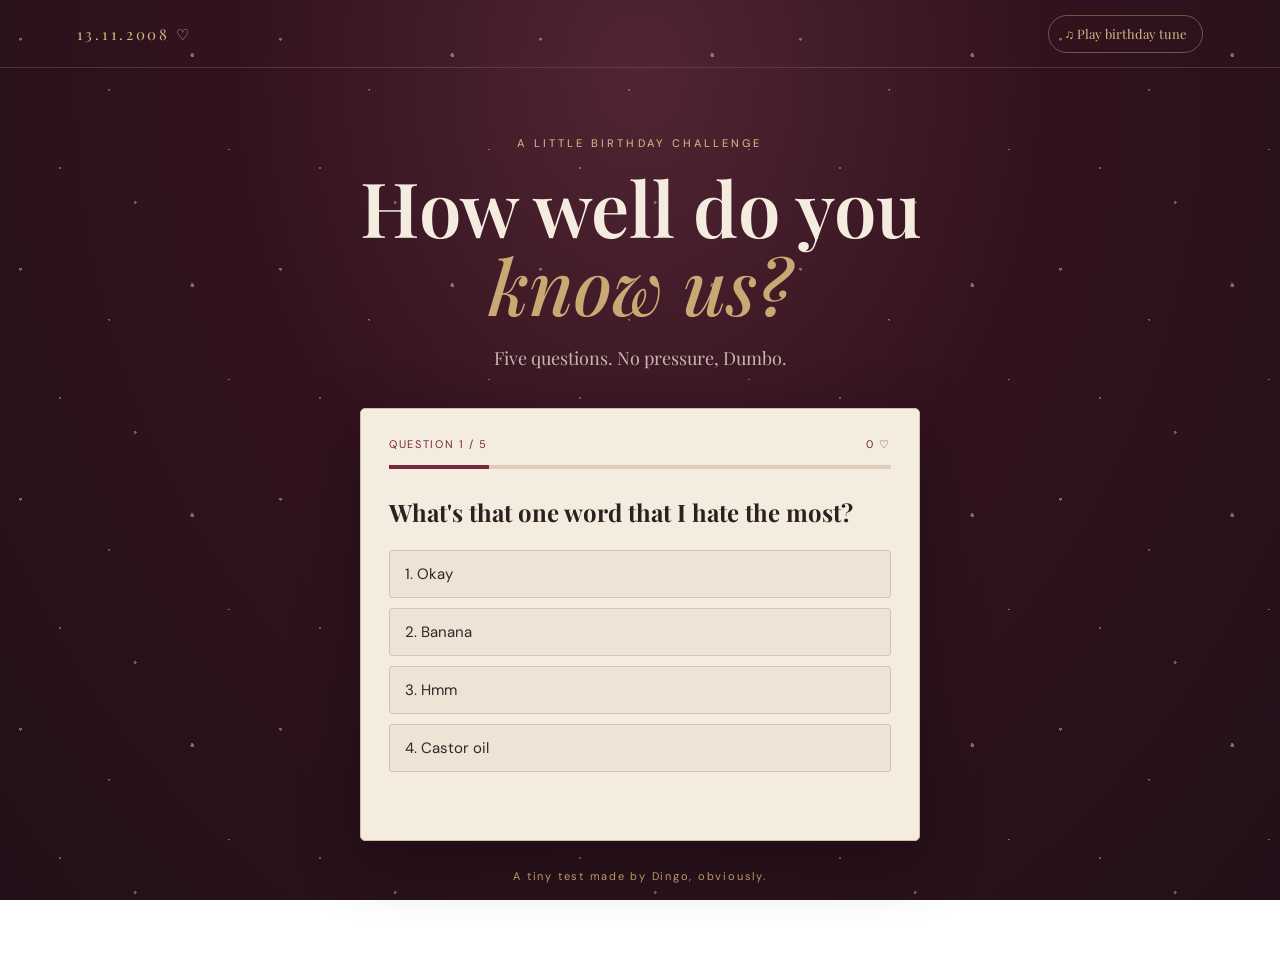
<file: index.html>
<!doctype html>
<html lang="en">
<head>
  <meta charset="utf-8"><meta name="viewport" content="width=device-width, initial-scale=1">
  <meta name="theme-color" content="#32131d"><title>For Dumbo ♡</title>
  <link rel="stylesheet" href="style.css">
</head>
<body>
  <div class="sparkle-layer" aria-hidden="true"></div>
  <div class="topline"><span>13.11.2008 ♡</span><button id="musicToggle" class="music-toggle" type="button" aria-pressed="false">♫ Play birthday tune</button></div>
  <main>
    <section id="quizView" class="view active">
      <p class="eyebrow">A LITTLE BIRTHDAY CHALLENGE</p><h1>How well do you<br><em>know us?</em></h1>
      <p class="intro">Five questions. No pressure, Dumbo.</p>
      <div class="quiz-card"><div class="quiz-meta"><span id="questionCount">QUESTION 1 / 5</span><span id="scoreLabel">♡</span></div><div class="progress"><span id="progressBar"></span></div>
        <h2 id="questionText"></h2><div id="answers" class="answers"></div><p id="feedback" class="feedback" aria-live="polite"></p><button id="nextQuestion" class="button hidden" type="button">Next →</button>
      </div><p class="tiny-note">A tiny test made by Dingo, obviously.</p>
    </section>
    <section id="resultView" class="view"><p class="eyebrow">THAT'S A WRAP</p><h1>You did it,<br><em>Dumbo.</em></h1><p id="finalScore" class="intro">You got 0 out of 5.</p><p class="intro">Your actual prize is waiting inside.</p><button id="enterSite" class="button" type="button">Enter your surprise →</button></section>
    <section id="homeView" class="view"><p class="eyebrow">A LITTLE SOMETHING FOR YOU</p><h1>Happy Birthday,<br><em>Dumbo.</em></h1><p class="intro">Pick something. There's more than one surprise.</p>
      <div class="home-grid">
        <button class="nav-card" data-open="thenView"><span class="symbol">✧</span><strong>Then &amp; Now</strong><small>Four little photographs</small></button>
        <button class="nav-card" data-open="cornerView"><span class="symbol">✉</span><strong>Our Corner</strong><small>A little world of ours</small></button>
        <button class="nav-card" data-open="presentView"><span class="symbol">🎁</span><strong>A Present</strong><small>A little surprise to scratch</small></button>
        <button class="nav-card" data-open="noteView"><span class="symbol">♡</span><strong>A Note</strong><small>From Dingo</small></button>
      </div><p class="signature">MADE WITH LOVE · DINGO ♡</p>
    </section>
    <section id="thenView" class="view subview"><button class="back" data-home>← Back to Home</button><p class="eyebrow">A LITTLE TRIP THROUGH TIME</p><h1>Then &amp; Now</h1><p class="intro">Four little photographs. One favourite person.</p>
      <div class="polaroids">
        <figure class="polaroid"><img src="then-01.jpg" alt="Childhood photograph one"><figcaption>Little Dumbo · 01</figcaption></figure>
        <figure class="polaroid tilt"><img src="then-02.jpg" alt="Childhood photograph two"><figcaption>Little Dumbo · 02</figcaption></figure>
        <figure class="polaroid"><img src="then-03.jpg" alt="Childhood photograph three"><figcaption>Little Dumbo · 03</figcaption></figure>
        <figure class="polaroid tilt"><img src="then-04.jpg" alt="Recent photograph"><figcaption>And look at you now ♡</figcaption></figure>
      </div>
    </section>
    <section id="cornerView" class="view subview"><button class="back" data-home>← Back to Home</button><p class="eyebrow">A PLACE THAT'S OURS</p><h1>Our Corner</h1><p class="intro">Little things that remind me of us.</p>
      <div class="corner-grid">
        <article class="memory-card wide"><h2>01 · A song for you</h2><img src="song-poster.jpg" alt="The 1975 About You poster"><p><a id="songLink" href="https://music.youtube.com/watch?v=4PgOJwUCdIc&amp;drli=1" target="_blank" rel="noopener">Listen to our song ↗</a></p></article>
        <article class="memory-card wide"><h2>02 · Officially certified</h2><img src="certificate.png" alt="Pink certificate of appreciation"></article>
        <article class="memory-card wide"><h2>03 · Little conversations</h2><div class="screenshots"><img src="chat-01.jpg" alt="Conversation screenshot one"><img src="chat-02.jpg" alt="Conversation screenshot two"><img src="chat-03.jpg" alt="Conversation screenshot three"></div></article>
        <article class="memory-card wide playlist"><span class="symbol">♫</span><h2>04 · A playlist for Dumbo</h2><p>A few songs I picked with you in mind.</p><a id="playlistLink" class="button link-button" href="https://music.youtube.com/playlist?list=PLTYoTWIocU-8&amp;drli=1" target="_blank" rel="noopener">Play our playlist ↗</a></article>
      </div>
    </section>
    <section id="presentView" class="view subview"><button class="back" data-home>← Back to Home</button><p class="eyebrow">A FEW LITTLE SURPRISES</p><h1>A Little Present</h1><p class="intro">A tiny box. A little scratch. A surprise inside.</p>
      <article class="present-card scratch-card"><h2>Scratch to reveal your surprise ♡</h2><div class="scratch-wrap"><div class="gift-under"><div class="gift-emoji">🎂</div><p>You've got a birthday cake!</p><button id="openCake" class="button" type="button" disabled>Open your cake →</button></div><canvas id="scratchCanvas" aria-label="Scratch this panel to reveal the birthday cake"></canvas></div><p id="scratchHint" class="scratch-hint">Use your finger to scratch the glitter away.</p></article>
      <div class="present-list"><article class="present-card"><h2>01 · A Little Drawing</h2><div class="reveal-wrap"><img src="drawing.jpg" alt="A birthday drawing for Dumbo"><canvas class="reveal-canvas" aria-label="Scratch to reveal the drawing"></canvas></div><p class="scratch-hint">Scratch the glitter to see your drawing ♡</p></article>
        <article class="present-card"><h2>02 · Some Flowers</h2><div class="reveal-wrap bouquet-reveal"><div class="bouquet-under"><div class="flower-art">💐</div><p>A little something, delivered digitally.</p><p class="hint">Hint for the bouquet password: <strong>your birthdate</strong></p><a id="bouquetLink" href="https://digibouquet.net/bouquet/a03b3971-7756-4d84-9096-0eb19a806c9d" target="_blank" rel="noopener">Open your flowers →</a></div><canvas class="reveal-canvas" aria-label="Scratch to reveal the bouquet"></canvas></div><p class="scratch-hint">Scratch to reveal your flowers ♡</p></article>
      </div>
    </section>
    <section id="cakeView" class="view subview"><button class="back" data-home>← Back to Home</button><div class="cake-page"><section class="cake-card"><p class="eyebrow">MAKE A WISH</p><h1>Happy Birthday,<br><em>Dumbo.</em></h1><div class="big-cake" aria-label="A birthday cake with lit candles"><div class="candle-row"><i class="candle"><b class="flame"></b></i><i class="candle"><b class="flame"></b></i><i class="candle"><b class="flame"></b></i></div><div class="icing"></div><div class="layer layer-top"></div><div class="layer layer-bottom"></div></div><p>Make a wish, dumbo. May this year be kinder, brighter, and full of things that make you ridiculously happy. ♡</p><p class="cake-heart">✧ ✦ ✧</p></section></div></section>
    <section id="noteView" class="view subview"><button class="back" data-home>← Back to Home</button><p class="eyebrow">SOMETHING I WANTED TO TELL YOU</p><h1>A Note For You</h1><button id="envelope" class="envelope" type="button" aria-label="Open your letter"><span>D</span></button><p class="intro">Tap the envelope to open.</p>
      <article id="letter" class="letter hidden">
        <p><strong>Yeet, hii! Or should I say Archan? Oh no, you are my dumbo, I love calling you dumbo.</strong></p>
        <p>So yeah, where do I even start? OMG, these past few months have been crazy asf for me. Starting from the NEET leak to Re-NEET, to the counselling fiasco, and dealing with drop-year depression, the one thing I always look forward to is talking to you.</p>
        <p>A few months back, I was going through a genuinely difficult time. Your presence made the days feel lighter, and I started looking forward to our daily late-night conversations. They gave me comfort when I needed it, and I don't think you realise how much your kindness and company meant to me. You became someone whose presence made a difference. Thank you for being there, dumbo.</p>
        <p>I already told you how I truly believe in the irony of fate and destiny. We’ve already been through this topic, and I told you the story of the prophecy Oedipus got—that he’d kill his dad and marry his mom, and how every attempt to change his destiny just led him straight to completing it. Weird, right? Lol. Similarly, even if I say I don't believe in my destiny, I know it’s gonna happen anyway, and that’s why I’m so fucking grateful to the universe that it made me meet you.</p>
        <p>Also, didn't I talk about how I'm the worst as a friend? I ghost, I'm emotionally unavailable most of the time, and I get overwhelmed and overstimulated easily. Yet, you still kept saying, "I hope I won't be the recipient of the ghosting." I was like, "Heh, you are being too optimistic, lol." But here I am! Even if I was tired the whole day, even if I felt like sleeping all day, or even if I felt like I could bore a hole in the ground and sleep in it, I still came to talk to you. I still found myself thinking about you, and I was still interested in knowing how your day went. That's how important you are to me, I don't think I’ll ever ghost you.</p>
        <p>It’s been 5.5 months, dumbo, and it feels so unreal. I already told you how I've never clicked this much or this quickly with a guy, and here we are, lol. These past few months, I kept contradicting my own statements, and isn't it ironic how I kept doing it just for you? I don't hate it; rather, I fucking love this.</p>
        <p>I still remember the first day when I unpromptedly joined that gc. You were talking with that sp Founder, and I kept feeling awkward talking in between, but you didn't make me feel like an outsider. You tried your best to keep me in the conversation. The next few days, we kept talking to each other. Remember at first how I kept shipping you with Puran Poli? Lmaoo, so unhinged, lol. Then days went by, and everyone flipped and started shipping you with me, like lmao? But you started this fire, ngl. Like, wdym you replied "yes" when Nod said, "Yeet only comes when Dingo is active," and you also kept asking "Where's Dingo?" when I was busy with Re-NEET Lmao?</p>
        <p>Then came June 18th—or 17th, I don't really remember, yrr, when I unpromptedly found a post on recluseindia that reminded me of you because you were being super pessimistic and nihilistic the day before on our main GC. So, I thought, "Let's talk to him," and that’s how our friendship got even stronger. (I’m still mad at the fact that I was the one who DMed you first, hmmp!) Then, you sent me a heartwarming "all the best" message before my Re-NEET. Trust me, that made me so fucking emotional, and I got immense motivation and support from it. 🥹</p>
        <p>Now, we are literally walking on a thin line around each other, and I think it’s alright because we’re both comfortable with it. (I can't believe I'm saying this, considering I always said I'm only excited for situationships and overly unavailable for any kind of relationship, lol.) I just can't believe we went from being strangers, to friends, to best friends who keep on flirting, to more than best friends, yet less than smtg lol😭</p>
        <p>Yeet, ily!! You are an amazing person, guy, and friend. I’ll never forget you. You’ve left such an immense piece of yourself in my heart and my life that—God forbid—if we ever drift apart, that empty space is never going to be filled. It’s always going to remain empty because you have literally become a huge part of my life. You mean everything to me.</p>
        <p>Regardless of what happens in the future or wherever life takes us, I just want to cherish whatever this is right now. No labels, no pressure. Just us being us, annoying each other, flirting, and having each other's backs. You genuinely make me want to be a better person, and I can't wait to see what more memories we end up making together, dumbo.</p>
        <p>Anyway, before I get even more sappy and ruin my whole "emotionally unavailable" reputation, I'll stop here, lol. Just know that you’re stuck with me now, and I’m really glad it's you.</p>
        <p>Thank you for coming into my life, yeet (my dumbo). ilysm 💗</p>
        <p class="letter-signoff">With love,<br>Dingo ♡</p>
      </article>
    </section>
  </main>
  <script src="script.js"></script>
</body></html>
</file>
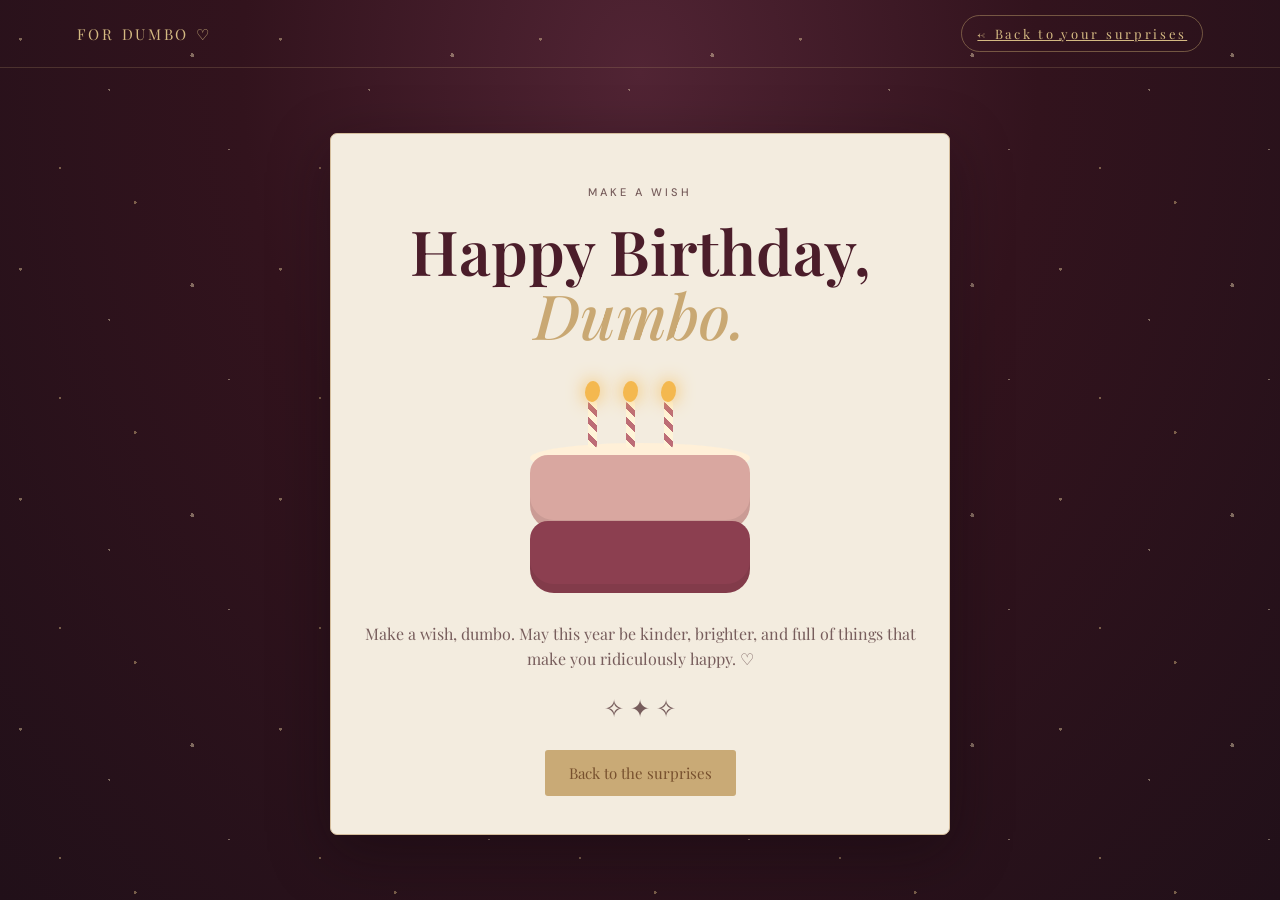
<file: cake.html>
<!doctype html>
<html lang="en"><head><meta charset="utf-8"><meta name="viewport" content="width=device-width, initial-scale=1"><meta name="theme-color" content="#32131d"><title>A Cake for Dumbo ♡</title><link rel="stylesheet" href="style.css"><style>
.cake-page{min-height:calc(100vh - 68px);display:flex;align-items:center;justify-content:center;padding:34px 18px}.cake-card{width:min(620px,100%);background:#f3ecdf;color:#39252c;padding:38px 24px;border:1px solid #d4bd9c;border-radius:7px;box-shadow:0 18px 60px #10070c66;text-align:center}.cake-card h1{color:#4b1d2a;font-size:clamp(38px,8vw,62px)}.cake-card p{color:#775d5c;line-height:1.6}.big-cake{position:relative;width:260px;height:230px;margin:25px auto 20px}.big-cake .layer{position:absolute;left:20px;width:220px;border-radius:18px 18px 24px 24px;box-shadow:inset 0 -9px #00000012}.layer-bottom{height:72px;bottom:8px;background:#8c3f50}.layer-top{height:74px;bottom:72px;background:#d9a7a0}.icing{position:absolute;left:20px;bottom:128px;width:220px;height:30px;border-radius:50%;background:#fff0d8}.icing:after{content:"";position:absolute;left:12px;right:12px;top:13px;height:24px;background:radial-gradient(circle at 12px 0,#fff0d8 0 11px,transparent 12px) 0 0/34px 24px repeat-x}.candle-row{position:absolute;z-index:3;left:78px;bottom:153px;display:flex;gap:29px}.candle{height:47px;width:9px;border-radius:3px;background:repeating-linear-gradient(45deg,#fff4d8 0 6px,#bd6d76 6px 11px);position:relative}.flame{position:absolute;left:-3px;top:-20px;width:15px;height:21px;border-radius:55% 45% 55% 45%;background:#f4b84f;box-shadow:0 0 18px #f4b84f;animation:flame 0.65s infinite alternate}@keyframes flame{to{transform:scale(.83) rotate(6deg);opacity:.82}}.cake-actions{display:flex;gap:12px;justify-content:center;flex-wrap:wrap}.cake-actions a{color:#77502e}.cake-heart{font-size:24px;color:#9b5264;margin-top:16px}
</style></head><body><div class="sparkle-layer" aria-hidden="true"></div><div class="topline"><span>FOR DUMBO ♡</span><a class="music-toggle" href="index.html">← Back to your surprises</a></div><main class="cake-page"><section class="cake-card"><p class="eyebrow">MAKE A WISH</p><h1>Happy Birthday,<br><em>Dumbo.</em></h1><div class="big-cake" aria-label="A birthday cake with lit candles"><div class="candle-row"><i class="candle"><b class="flame"></b></i><i class="candle"><b class="flame"></b></i><i class="candle"><b class="flame"></b></i></div><div class="icing"></div><div class="layer layer-top"></div><div class="layer layer-bottom"></div></div><p>Make a wish, dumbo. May this year be kinder, brighter, and full of things that make you ridiculously happy. ♡</p><p class="cake-heart">✧ ✦ ✧</p><div class="cake-actions"><a class="button" href="index.html">Back to the surprises</a></div></section></main></body></html>
</file>
<file: style.css>
@import url('https://fonts.googleapis.com/css2?family=DM+Sans:wght@400;500;600&family=Playfair+Display:wght@400;500;600;700&display=swap');
:root{--cream:#f3ecdf;--paper:#e9dcc9;--ruby:#76283b;--maroon:#32131d;--wine:#4b1d2a;--gold:#c6a66f;--ink:#2d2020;--muted:#8a7771}
*{box-sizing:border-box}html{scroll-behavior:smooth}body{margin:0;background:radial-gradient(ellipse at 50% 8%,#512434 0,#32131d 44%,#211019 100%);background-attachment:fixed;color:var(--cream);font-family:'Playfair Display',Georgia,serif;min-height:100vh;position:relative}
.sparkle-layer{pointer-events:none;position:fixed;inset:0;z-index:0;opacity:.42;background-image:radial-gradient(1.5px 1.5px at 8% 17%,#f4dba7 98%,transparent),radial-gradient(1px 1px at 23% 73%,#e9c98b 98%,transparent),radial-gradient(2px 2px at 74% 24%,#f7e5bd 98%,transparent),radial-gradient(1px 1px at 88% 65%,#f7e5bd 98%,transparent),radial-gradient(1.5px 1.5px at 52% 88%,#e9c98b 98%,transparent),radial-gradient(1px 1px at 42% 39%,#f7e5bd 98%,transparent);background-size:260px 230px}
.topline{height:68px;border-bottom:1px solid #a98a6744;display:flex;align-items:center;justify-content:space-between;padding:0 max(6vw,22px);color:#d4b982;letter-spacing:.18em;font-size:15px;position:relative;z-index:1}.music-toggle{background:transparent;border:1px solid #b89a6980;border-radius:30px;padding:9px 15px;color:#d4b982;font:inherit;font-size:13px;cursor:pointer}
main{width:min(900px,92vw);margin:0 auto;padding:56px 0 80px;position:relative;z-index:1}.view{display:none;text-align:center;animation:fade .45s ease}.view.active{display:block}@keyframes fade{from{opacity:0;transform:translateY(8px)}to{opacity:1;transform:none}}
.eyebrow{font:500 11px 'DM Sans',sans-serif;letter-spacing:.28em;color:#c9ad7d;margin:12px 0 18px}h1{font-size:clamp(42px,8vw,76px);line-height:1.02;margin:0;color:var(--cream);font-weight:600}h1 em{color:#c9a873;font-weight:500}.intro{color:#c6b8b0;font-size:18px;margin:22px auto 36px;line-height:1.5}.tiny-note,.signature{color:#b89a69;font:11px 'DM Sans',sans-serif;letter-spacing:.16em;margin-top:28px}
.quiz-card{max-width:560px;margin:0 auto;background:var(--cream);color:var(--ink);padding:28px;border-radius:5px;text-align:left;box-shadow:0 20px 60px #10070c66;border:1px solid #d4bd9c}.quiz-meta{display:flex;justify-content:space-between;font:11px 'DM Sans',sans-serif;letter-spacing:.15em;color:var(--ruby)}.progress{height:4px;background:#ddcdb9;margin:14px 0 28px}.progress span{display:block;height:100%;width:20%;background:var(--ruby);transition:width .3s}.quiz-card h2{font-size:24px;line-height:1.3;margin:0 0 22px}.answers{display:grid;gap:10px}.answer{width:100%;text-align:left;padding:13px 15px;background:#eee3d4;border:1px solid #d7c5ad;color:#35252a;font:15px 'DM Sans',sans-serif;cursor:pointer;border-radius:3px}.answer:hover{border-color:var(--ruby)}.answer.selected{background:#ead5d4;border-color:var(--ruby)}.answer:disabled{cursor:default}.feedback{min-height:24px;color:var(--ruby);font:13px 'DM Sans',sans-serif;margin:16px 0 0}.button{display:inline-block;background:#c9aa76;color:#321b20;border:0;border-radius:3px;padding:13px 24px;font:15px 'Playfair Display',serif;cursor:pointer;text-decoration:none}.button:hover{background:#d8bd8d}.button:disabled{opacity:.45;cursor:not-allowed}.hidden{display:none!important}
.home-grid{display:grid;grid-template-columns:repeat(2,minmax(0,1fr));gap:16px;margin:48px auto 0}.nav-card{background:var(--cream);color:#32212a;border:1px solid #d4bd9c;border-radius:4px;min-height:170px;padding:25px 12px;cursor:pointer;display:flex;align-items:center;justify-content:center;flex-direction:column;gap:9px}.nav-card:hover{transform:translateY(-3px);transition:.2s;background:#fff8ec}.nav-card .symbol{font-size:27px;color:#9e8057}.nav-card strong{font-size:23px}.nav-card small{font-size:14px;color:#81716e}.subview{text-align:center}.back{display:block;margin:0 0 38px;background:none;border:0;color:#d1b481;font:16px 'Playfair Display',serif;cursor:pointer}
.polaroids{display:grid;grid-template-columns:repeat(2,minmax(0,1fr));gap:24px;align-items:center;margin:30px auto;max-width:700px}.polaroid{background:#f4ecde;padding:12px 12px 18px;color:#4a3430;box-shadow:0 12px 28px #10070c55;margin:0;transform:rotate(-2deg)}.polaroid:nth-child(even){transform:rotate(2deg)}.polaroid img{width:100%;height:320px;object-fit:cover;background:#d9cbb8}.polaroid figcaption{padding-top:12px;font-size:18px}
.corner-grid{display:grid;grid-template-columns:repeat(2,minmax(0,1fr));gap:16px;text-align:left}.memory-card,.present-card{background:var(--cream);color:#33242a;padding:20px;border-radius:5px;border:1px solid #d4bd9c;box-shadow:0 10px 30px #10070c22}.memory-card h2,.present-card h2{font-size:19px;text-align:center;margin:0 0 17px}.memory-card img{width:100%;max-height:520px;object-fit:contain;background:#e6dac9}.memory-card.wide{grid-column:span 2}.memory-card p{text-align:center}.memory-card a,.present-card a{color:#77502e}.screenshots{display:grid;grid-template-columns:repeat(3,1fr);gap:10px;align-items:start}.screenshots img{width:100%;height:auto;max-height:260px;object-fit:contain;background:#211019}.playlist{text-align:center;padding:30px}.playlist .symbol{font-size:30px;color:var(--ruby)}.link-button{margin-top:8px}
.present-list{display:grid;gap:18px;max-width:650px;margin:18px auto}.present-card{text-align:center}.present-card>img{width:100%;max-height:420px;object-fit:contain;background:#fff}.flower-art{font-size:70px;margin:20px}.hint{font-size:14px;color:#7a5960}.scratch-card{max-width:570px;margin:0 auto 22px}.scratch-wrap{height:250px;max-width:440px;margin:18px auto 8px;position:relative;border-radius:10px;overflow:hidden;border:1px solid #b99b69;background:#e9dcc9;touch-action:none}.gift-under{position:absolute;inset:0;display:flex;flex-direction:column;align-items:center;justify-content:center;color:#4b1d2a}.gift-emoji{font-size:72px;line-height:1.1}.gift-under p{margin:10px 0 14px;font-size:19px}.gift-under .button{font-size:14px}#scratchCanvas{position:absolute;inset:0;width:100%;height:100%;touch-action:none;cursor:crosshair}.scratch-hint{font:13px 'DM Sans',sans-serif;color:#8b6b64;margin:14px 0 0}
.envelope{width:min(340px,80vw);height:190px;background:#d8c19b;border:0;margin:30px auto 0;position:relative;cursor:pointer;box-shadow:0 18px 35px #10070c55;color:#6a4938;font:40px 'Playfair Display',serif}.envelope:before{content:"";position:absolute;inset:0 0 auto;height:0;border-left:170px solid transparent;border-right:170px solid transparent;border-top:110px solid #b99d74;transform-origin:top;transition:transform .5s;z-index:1}.envelope span{position:relative;z-index:2;top:28px}.envelope.open:before{transform:rotateX(180deg)}.letter{background:#f5eddd;color:#3d302a;text-align:left;padding:30px;margin:36px auto 0;max-width:700px;line-height:1.9;box-shadow:0 12px 30px #10070c44}.letter p{margin:0 0 18px}.letter-signoff{text-align:right;color:#805d49;margin-top:50px}
@media(max-width:620px){main{padding-top:42px}.home-grid{gap:10px}.nav-card{min-height:145px;padding:18px 8px}.nav-card strong{font-size:19px}.nav-card small{font-size:12px}.polaroids{grid-template-columns:1fr;max-width:330px;gap:24px}.polaroid{max-width:300px;margin:auto}.polaroid img{height:320px}.corner-grid{grid-template-columns:1fr}.memory-card.wide{grid-column:auto}.screenshots{grid-template-columns:1fr}.screenshots img{max-height:none}.quiz-card{padding:20px}.intro{font-size:16px}.letter{padding:22px 19px}.topline{padding:0 16px;font-size:13px}}
/* Extra scratch-to-reveal surprises */
.reveal-wrap{position:relative;overflow:hidden;border-radius:8px;background:#e9dcc9;touch-action:none;max-width:100%;margin:14px auto}
.reveal-wrap>img{display:block;width:100%;max-height:440px;object-fit:contain;background:#fff}
.reveal-wrap .reveal-canvas{position:absolute;inset:0;width:100%;height:100%;touch-action:none;cursor:crosshair;transition:opacity .35s}
.bouquet-reveal{min-height:250px;display:grid;place-items:center;border:1px solid #b99b69}
.bouquet-under{padding:18px;text-align:center}
.bouquet-under .flower-art{font-size:70px;margin:8px}
.bouquet-under p{margin:8px}
.cake-page{min-height:calc(100vh - 68px);display:flex;align-items:center;justify-content:center;padding:24px 10px}
.cake-card{width:min(620px,100%);background:#f3ecdf;color:#39252c;padding:30px 18px;border:1px solid #d4bd9c;border-radius:7px;box-shadow:0 18px 60px #10070c66;text-align:center}
.cake-card h1{color:#4b1d2a;font-size:clamp(38px,8vw,62px)}
.cake-card p{color:#775d5c;line-height:1.6}
.big-cake{position:relative;width:260px;height:230px;margin:25px auto 20px}
.big-cake .layer{position:absolute;left:20px;width:220px;border-radius:18px 18px 24px 24px;box-shadow:inset 0 -9px #00000012}
.layer-bottom{height:72px;bottom:8px;background:#8c3f50}.layer-top{height:74px;bottom:72px;background:#d9a7a0}
.icing{position:absolute;left:20px;bottom:128px;width:220px;height:30px;border-radius:50%;background:#fff0d8}
.icing:after{content:"";position:absolute;left:12px;right:12px;top:13px;height:24px;background:radial-gradient(circle at 12px 0,#fff0d8 0 11px,transparent 12px) 0 0/34px 24px repeat-x}
.candle-row{position:absolute;z-index:3;left:78px;bottom:153px;display:flex;gap:29px}
.candle{height:47px;width:9px;border-radius:3px;background:repeating-linear-gradient(45deg,#fff4d8 0 6px,#bd6d76 6px 11px);position:relative}
.flame{position:absolute;left:-3px;top:-20px;width:15px;height:21px;border-radius:55% 45% 55% 45%;background:#f4b84f;box-shadow:0 0 18px #f4b84f;animation:flame .65s infinite alternate}
@keyframes flame{to{transform:scale(.83) rotate(6deg);opacity:.82}}
.cake-heart{font-size:24px;color:#9b5264;margin-top:16px}
</file>
